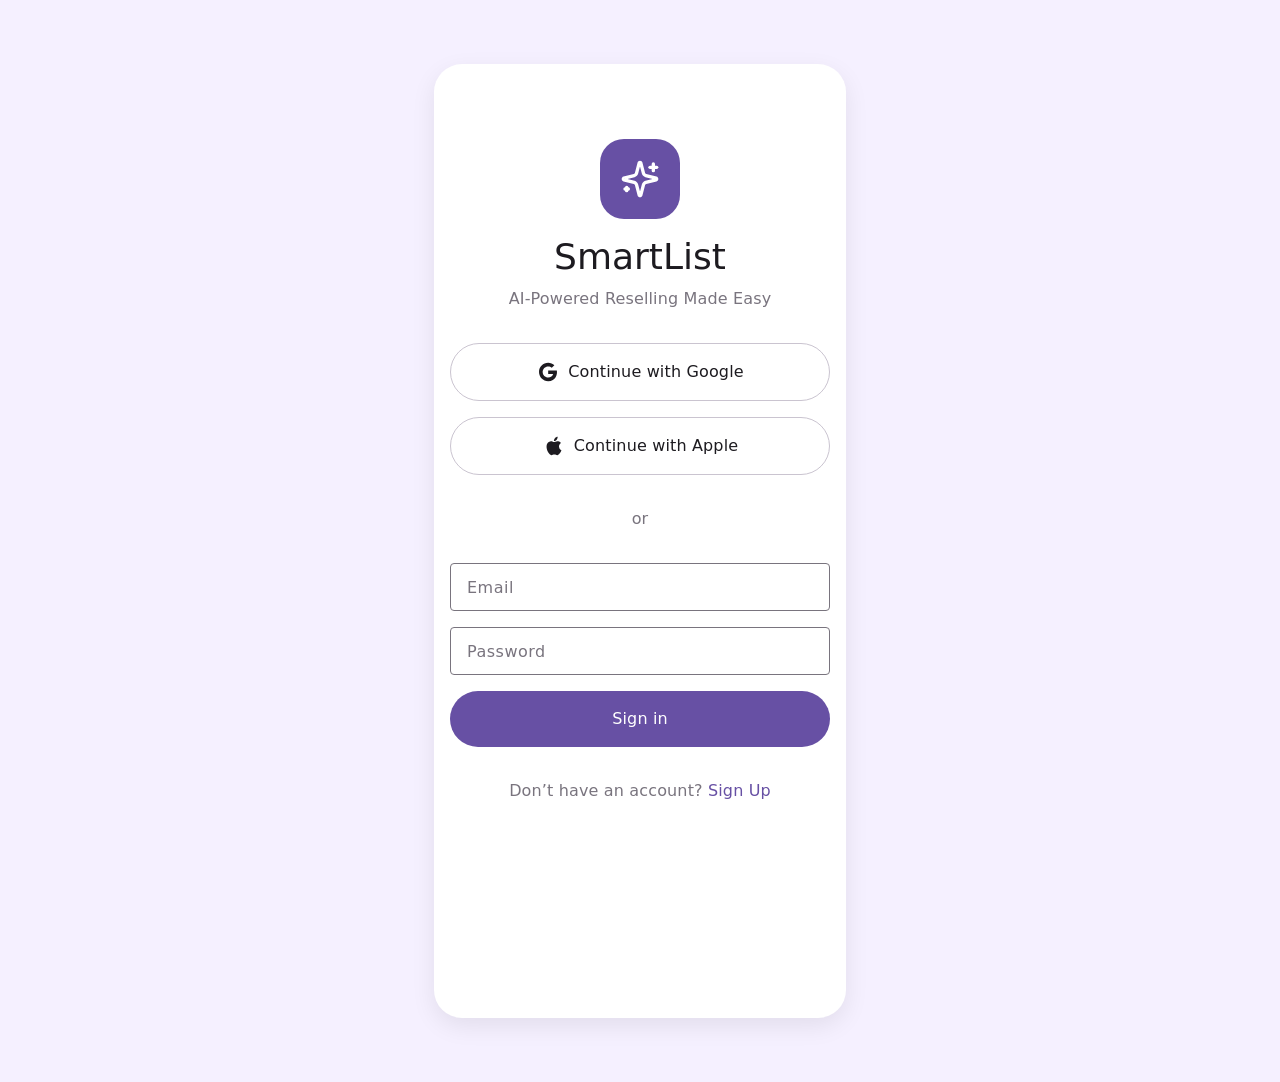
<file: index.html>
<!DOCTYPE html>
<html lang="en">
  <head>
    <meta charset="UTF-8" />
    <title>SmartList – Sign in</title>
    <meta name="viewport" content="width=device-width, initial-scale=1" />
    <link rel="stylesheet" href="./styles.css" />
  </head>
  <body>
    <main class="app-shell">
      <section class="card" aria-label="SmartList sign in">
        <header class="card-header">
          <div class="logo-circle">
            <img src="./logo.svg" alt="" class="logo-icon" />
          </div>
          <div class="card-heading">
            <h1 class="headline">SmartList</h1>
            <p class="subhead">AI-Powered Reselling Made Easy</p>
          </div>
        </header>

        <div class="provider-buttons">
          <button class="btn btn-outline btn-google" type="button">
            <span class="btn-icon">
              <img
                src="./24x24_google.svg"
                alt=""
              />
            </span>
            <span class="btn-label">Continue with Google</span>
          </button>

          <button class="btn btn-outline btn-apple" type="button">
            <span class="btn-icon">
              <img
                src="./24x24_apple.svg"
                alt=""
              />
            </span>
            <span class="btn-label">Continue with Apple</span>
          </button>
        </div>

        <p class="divider-text">or</p>

        <form class="auth-form">
          <div class="field">
            <input
              class="field-input"
              type="email"
              name="email"
              placeholder="Email"
              autocomplete="email"
            />
          </div>

          <div class="field">
            <input
              class="field-input"
              type="password"
              name="password"
              placeholder="Password"
              autocomplete="current-password"
            />
          </div>

          <a href="./dashboard.html" class="btn btn-filled">
            <span class="btn-label">Sign in</span>
          </a>
        </form>

        <p class="footer-text">
          Don’t have an account?
          <a href="#" class="footer-link">Sign Up</a>
        </p>
      </section>
    </main>
  </body>
  </html>
</file>
<file: styles.css>
:root {
  --color-on-surface: #1d1b20;
  --color-outline: #79747e;
  --color-outline-variant: #cac4d0;
  --color-on-surface-variant: #49454f;
  --color-on-primary: #ffffff;
  --color-primary: #6750a4;
  --color-surface-tint: #6750a4;

  --font-display-small: system-ui, -apple-system, BlinkMacSystemFont, "Roboto", sans-serif;
  --font-title-medium: system-ui, -apple-system, BlinkMacSystemFont, "Roboto", sans-serif;
  --font-body-large: system-ui, -apple-system, BlinkMacSystemFont, "Roboto", sans-serif;
}

*,
*::before,
*::after {
  box-sizing: border-box;
}

body {
  margin: 0;
  min-height: 100vh;
  font-family: var(--font-body-large);
  background-color: #f5f0ff;
  color: var(--color-on-surface);
}

.app-shell {
  min-height: 100vh;
  display: flex;
  align-items: center;
  justify-content: center;
  padding: 24px 16px;
}

.card {
  width: 100%;
  max-width: 412px;
  height: 954px;
  border-radius: 28px;
  background-color: #ffffff;
  padding: 75px 16px 32px;
  box-shadow: 0 8px 24px rgba(0, 0, 0, 0.08);
  display: flex;
  flex-direction: column;
  gap: 32px;
}

.card-header {
  display: flex;
  flex-direction: column;
  align-items: center;
  gap: 16px;
}

.logo-circle {
  width: 80px;
  height: 80px;
  border-radius: 24px;
  background-color: var(--color-surface-tint);
  display: flex;
  align-items: center;
  justify-content: center;
}

.logo-icon {
  width: 40px;
  height: 40px;
}

.card-heading {
  text-align: center;
  display: flex;
  flex-direction: column;
  gap: 8px;
}

.headline {
  margin: 0;
  font-family: var(--font-display-small);
  font-size: 36px;
  line-height: 44px;
  font-weight: 500;
  letter-spacing: 0;
  color: var(--color-on-surface);
}

.subhead {
  margin: 0;
  font-family: var(--font-title-medium);
  font-size: 16px;
  line-height: 24px;
  font-weight: 500;
  letter-spacing: 0.15px;
  color: var(--color-outline);
}

.provider-buttons {
  display: flex;
  flex-direction: column;
  gap: 16px;
}

.btn {
  border-radius: 100px;
  padding: 16px 24px;
  border: none;
  display: inline-flex;
  align-items: center;
  justify-content: center;
  gap: 8px;
  font-family: var(--font-title-medium);
  font-size: 16px;
  line-height: 24px;
  font-weight: 500;
  letter-spacing: 0.15px;
  cursor: pointer;
  background: transparent;
}

.btn-outline {
  border: 1px solid var(--color-outline-variant);
  color: var(--color-on-surface-variant);
  background-color: transparent;
}

.btn-outline:hover {
  background-color: rgba(103, 80, 164, 0.04);
}

.btn-filled {
  width: 100%;
  background-color: var(--color-primary);
  color: var(--color-on-primary);
}

.btn-filled:hover {
  background-color: #5c46a1;
}

a.btn {
  text-decoration: none;
}

.btn-icon img {
  display: block;
  width: 18px;
  height: 18px;
}

.btn-apple .btn-icon img,
.btn-google .btn-icon img {
  width: 24px;
  height: 24px;
}

.btn-apple,
.btn-google {
  color: var(--color-on-surface);
}

.btn-label {
  white-space: nowrap;
}

.divider-text {
  margin: 0;
  text-align: center;
  font-family: var(--font-title-medium);
  font-size: 16px;
  line-height: 24px;
  font-weight: 500;
  letter-spacing: 0.15px;
  color: var(--color-outline);
}

.auth-form {
  display: flex;
  flex-direction: column;
  gap: 16px;
}

.field {
  width: 100%;
}

.field-input {
  width: 100%;
  height: 48px;
  padding: 4px 16px;
  border-radius: 4px;
  border: 1px solid var(--color-outline);
  font-family: var(--font-body-large);
  font-size: 16px;
  line-height: 24px;
  font-weight: 400;
  letter-spacing: 0.5px;
  color: var(--color-on-surface);
}

.field-input:focus {
  outline: 2px solid var(--color-primary);
  outline-offset: 0;
  border-color: var(--color-primary);
}

.field-input::placeholder {
  color: var(--color-outline);
}

.footer-text {
  margin: 0;
  text-align: center;
  font-family: var(--font-title-medium);
  font-size: 16px;
  line-height: 24px;
  font-weight: 500;
  letter-spacing: 0.15px;
  color: var(--color-outline);
}

.footer-link {
  color: var(--color-primary);
  text-decoration: none;
}

.footer-link:hover {
  text-decoration: underline;
}

@media (min-height: 720px) {
  .card {
    margin-block: 40px;
  }
}

/* ========== Dashboard ========== */
.dashboard-shell {
  min-height: 100vh;
  display: flex;
  align-items: center;
  justify-content: center;
  padding: 24px 16px;
  background-color: #e6e0e9;
}

.dashboard-card {
  width: 100%;
  max-width: 412px;
  height: 954px;
  border-radius: 28px;
  background-color: #ffffff;
  box-shadow: 0 8px 24px rgba(0, 0, 0, 0.08);
  display: flex;
  flex-direction: column;
  position: relative;
  overflow: hidden;
}

.dashboard-header {
  flex-shrink: 0;
  padding: 16px 16px 20px;
}

.dashboard-header-row {
  display: flex;
  align-items: center;
  justify-content: space-between;
  margin-bottom: 16px;
}

.dashboard-header .icon-btn {
  color: #49454f;
}

.dashboard-header .icon-btn img {
  display: block;
  width: 24px;
  height: 24px;
}

.icon-btn {
  width: 48px;
  height: 48px;
  padding: 0;
  border: none;
  border-radius: 50%;
  background: transparent;
  color: var(--color-on-surface);
  cursor: pointer;
  display: flex;
  align-items: center;
  justify-content: center;
  flex-shrink: 0;
  transition: background-color 0.2s;
}

.icon-btn:hover {
  background-color: rgba(0, 0, 0, 0.04);
}

.icon-btn svg {
  display: block;
}

.icon-btn-profile {
  color: #49454f;
}

.dashboard-header-titles {
  padding: 0;
}

.dashboard-title {
  margin: 0;
  font-family: 'Roboto', var(--font-display-small);
  font-size: 28px;
  line-height: 36px;
  font-weight: 500;
  letter-spacing: 0;
  color: var(--color-on-surface);
  text-align: left;
}

.dashboard-subtitle {
  margin: 4px 0 0;
  font-family: 'Roboto', var(--font-title-medium);
  font-size: 14px;
  line-height: 20px;
  font-weight: 500;
  letter-spacing: 0.1px;
  color: var(--color-primary);
  text-align: left;
}

.dashboard-header-actions {
  display: flex;
  align-items: center;
  gap: 8px;
}

.inventory-list {
  flex: 1;
  overflow: auto;
  padding-bottom: 88px;
  scrollbar-width: none;
  -ms-overflow-style: none;
}

.inventory-list::-webkit-scrollbar {
  display: none;
}

.inventory-item {
  position: relative;
  display: flex;
  align-items: flex-start;
  gap: 16px;
  padding: 16px 16px 32px;
  margin-bottom: 16px;
  min-height: 135px;
}

.inventory-item::after {
  content: '';
  position: absolute;
  left: 16px;
  right: 16px;
  bottom: 0;
  height: 1px;
  background: #cac4d0;
}

.inventory-item:last-child {
  margin-bottom: 0;
}

.inventory-item:last-child::after {
  display: none;
}

.inventory-item-img {
  width: 80px;
  height: 80px;
  border-radius: 8px;
  object-fit: cover;
  flex-shrink: 0;
  background-color: var(--color-outline-variant);
}

.inventory-item-body {
  flex: 1;
  min-width: 0;
  display: flex;
  flex-direction: column;
  gap: 4px;
}

.inventory-item-title {
  margin: 0;
  font-family: 'Roboto', var(--font-body-large);
  font-size: 16px;
  line-height: 24px;
  font-weight: 400;
  letter-spacing: 0.5px;
  color: var(--color-on-surface);
  display: -webkit-box;
  -webkit-line-clamp: 2;
  -webkit-box-orient: vertical;
  overflow: hidden;
}

.inventory-item-price {
  margin: 0;
  font-family: 'Roboto', var(--font-title-medium);
  font-size: 16px;
  line-height: 24px;
  font-weight: 500;
  letter-spacing: 0.15px;
  color: var(--color-on-surface);
}

.inventory-item-actions {
  position: relative;
  flex-shrink: 0;
  align-self: flex-start;
}

.inventory-item .icon-btn {
  flex-shrink: 0;
  align-self: flex-start;
  color: #49454f;
}

.inventory-item .icon-btn img {
  display: block;
  width: 24px;
  height: 24px;
}

.inventory-item .icon-btn svg {
  display: block;
  width: 24px;
  height: 24px;
}

.item-toolbar {
  position: absolute;
  right: 0;
  top: 100%;
  margin-top: 8px;
  display: flex;
  align-items: center;
  gap: 4px;
  padding: 6px 8px;
  background: #fff;
  border-radius: 28px;
  box-shadow: 0 4px 12px rgba(0, 0, 0, 0.15);
  z-index: 20;
}

.item-toolbar[hidden] {
  display: none !important;
}

.item-toolbar-btn {
  width: 40px;
  height: 40px;
  padding: 0;
  border: none;
  border-radius: 50%;
  background: transparent;
  color: #49454f;
  cursor: pointer;
  display: flex;
  align-items: center;
  justify-content: center;
  transition: background-color 0.2s;
}

.item-toolbar-btn:hover {
  background-color: rgba(0, 0, 0, 0.06);
}

.item-toolbar-btn img {
  display: block;
  width: 24px;
  height: 24px;
}

.inventory-tag {
  display: inline-block;
  margin-top: 4px;
  padding: 4px 10px;
  border-radius: 100px;
  font-family: 'Roboto', var(--font-body-large);
  font-size: 12px;
  line-height: 16px;
  font-weight: 400;
  letter-spacing: 0.4px;
  color: #fff;
  width: fit-content;
}

.inventory-tag--listed {
  background-color: var(--color-primary);
}

.inventory-tag--sold {
  background-color: #2e7d32;
}

.fab {
  position: absolute;
  bottom: 24px;
  right: 24px;
  width: 56px;
  height: 56px;
  border-radius: 50%;
  background-color: var(--color-primary);
  color: var(--color-on-primary);
  display: flex;
  align-items: center;
  justify-content: center;
  box-shadow: 0 4px 12px rgba(103, 80, 164, 0.4);
  text-decoration: none;
  z-index: 10;
  transition: background-color 0.2s, box-shadow 0.2s;
}

.fab:hover {
  background-color: #5c46a1;
  box-shadow: 0 6px 16px rgba(103, 80, 164, 0.45);
}

.fab:focus {
  outline: 2px solid var(--color-primary);
  outline-offset: 2px;
}

.fab svg,
.fab img {
  display: block;
  width: 28px;
  height: 28px;
}
</file>
